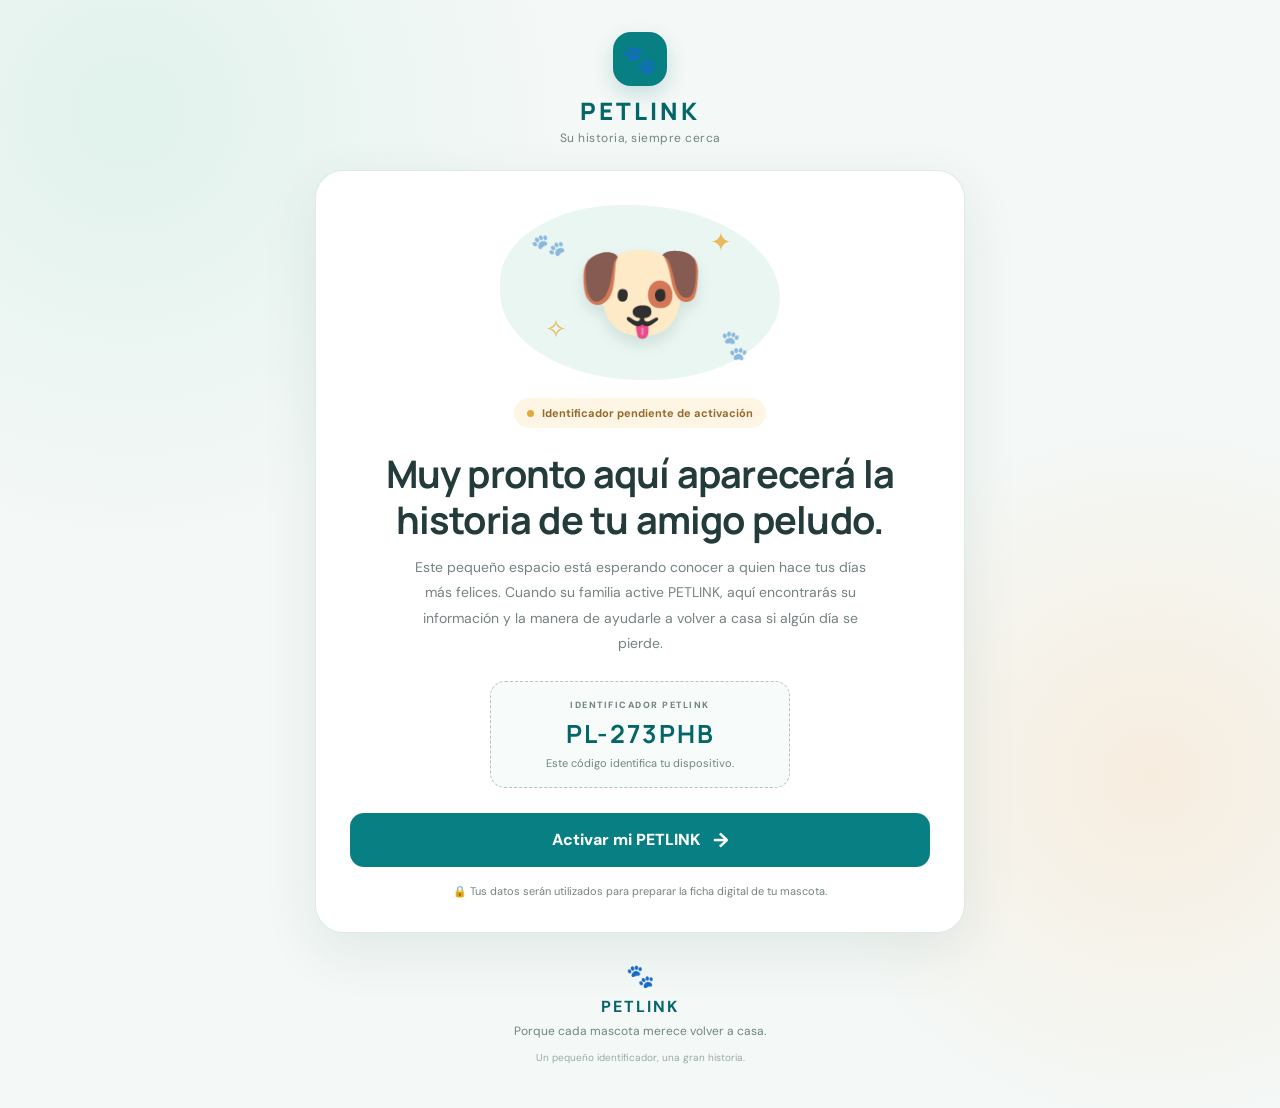
<file: PL-273PHB/index.html>
<!DOCTYPE html>
<html lang="es">
<head>
  <meta charset="UTF-8">
  <meta name="viewport" content="width=device-width, initial-scale=1.0">
  <meta name="theme-color" content="#087f83">
  <meta name="description" content="Activa tu PETLINK y crea la ficha digital de tu mascota.">

  <title>Activa tu PETLINK</title>

  <link rel="preconnect" href="https://fonts.googleapis.com">
  <link rel="preconnect" href="https://fonts.gstatic.com" crossorigin>
  <link href="https://fonts.googleapis.com/css2?family=DM+Sans:wght@400;500;600;700;800&family=Manrope:wght@400;500;600;700;800&display=swap" rel="stylesheet">

  <link rel="stylesheet" href="styles.css">
</head>
<body>

  <main class="page">

    <header class="brand">
      <div class="brand-icon">🐾</div>
      <div class="brand-name">PETLINK</div>
      <div class="brand-caption">Su historia, siempre cerca</div>
    </header>

    <section class="hero">
      <div class="hero-illustration" aria-hidden="true">
        <div class="paw paw-one">🐾</div>
        <div class="pet-emoji">🐶</div>
        <div class="paw paw-two">🐾</div>
        <div class="sparkle sparkle-one">✦</div>
        <div class="sparkle sparkle-two">✧</div>
      </div>

      <span class="status-pill">
        <span class="status-dot"></span>
        Identificador pendiente de activación
      </span>

      <h1>Muy pronto aquí aparecerá la historia de tu amigo peludo.</h1>

      <p class="hero-description">
        Este pequeño espacio está esperando conocer a quien hace tus días
        más felices. Cuando su familia active PETLINK, aquí encontrarás
        su información y la manera de ayudarle a volver a casa si algún
        día se pierde.
      </p>

      <div class="device-card">
        <span class="device-label">IDENTIFICADOR PETLINK</span>
        <strong id="deviceId">PL-7K9M2X</strong>
        <span class="device-help">Este código identifica tu dispositivo.</span>
      </div>

      <button class="primary-button" id="openForm">
        Activar mi PETLINK <span>→</span>
      </button>

      <p class="privacy-note">
        🔒 Tus datos serán utilizados para preparar la ficha digital de tu mascota.
      </p>
    </section>

    <section class="form-section" id="activationSection" hidden>

      <div class="form-heading">
        <span class="eyebrow">UN ESPACIO PARA SU HISTORIA</span>
        <h2>Conozcamos a tu mascota</h2>
        <p>
          Cuéntanos un poquito sobre ella. Con esta información prepararemos
          su ficha digital para que pueda ser reconocida y regresar a casa.
        </p>
      </div>

      <form id="activationForm">

        <div class="form-device">
          <span>Tu identificador</span>
          <strong id="formDeviceId">PL-7K9M2X</strong>
        </div>

        <div class="form-group">
          <label for="petName">¿Cómo se llama tu mascota? *</label>
          <input type="text" id="petName" name="petName"
                 placeholder="Ej. Max" maxlength="60" required>
        </div>

        <div class="form-grid">

          <div class="form-group">
            <label for="breed">Raza</label>
            <input type="text" id="breed" name="breed"
                   placeholder="Ej. Labrador, mestizo...">
          </div>

          <div class="form-group">
            <label for="sex">Sexo</label>
            <select id="sex" name="sex">
              <option value="">Seleccionar</option>
              <option value="Macho">Macho</option>
              <option value="Hembra">Hembra</option>
              <option value="No especificado">Prefiero no especificar</option>
            </select>
          </div>

        </div>

        <div class="section-divider">
          <span>Fecha de nacimiento</span>
        </div>

        <p class="field-instruction">
          Si conoces la fecha exacta, indícala. Si no, puedes proporcionar
          solamente el año aproximado.
        </p>

        <div class="form-grid">

          <div class="form-group">
            <label for="birthDate">Fecha de nacimiento</label>
            <input type="date" id="birthDate" name="birthDate">
          </div>

          <div class="form-group">
            <label for="birthYear">O solamente el año</label>
            <input type="number" id="birthYear" name="birthYear"
                   placeholder="Ej. 2022" min="1990" max="2026">
          </div>

        </div>

        <div class="form-group">
          <label for="photoInfo">Fotografía de tu mascota</label>
          <div class="photo-notice">
            <span class="photo-notice-icon">📷</span>
            <div>
              <strong>¡Queremos conocer su carita!</strong>
              <p>
                Después de enviar este formulario, adjunta una fotografía
                de tu mascota directamente en el chat de WhatsApp.
              </p>
            </div>
          </div>
        </div>

        <div class="section-divider">
          <span>Su personalidad</span>
        </div>

        <div class="form-group">
          <label for="message">Un mensaje sobre tu mascota</label>
          <textarea id="message" name="message" rows="3"
            placeholder="Ej. Soy juguetón, cariñoso y me encanta correr..."></textarea>
        </div>

        <div class="form-group">
          <label for="familyMessage">Un mensaje de su familia</label>
          <textarea id="familyMessage" name="familyMessage" rows="3"
            placeholder="Ej. Es parte de nuestra familia. Si me encuentras, por favor ayúdame a regresar a casa."></textarea>
        </div>

        <div class="section-divider">
          <span>Salud y cuidados importantes</span>
        </div>

        <div class="form-group">
          <label for="allergies">Alergias</label>
          <textarea id="allergies" name="allergies" rows="2"
            placeholder="Indica si tiene alergias o escribe Ninguna conocida."></textarea>
        </div>

        <div class="form-group">
          <label for="medication">Medicamentos y tratamientos</label>
          <textarea id="medication" name="medication" rows="3"
            placeholder="Medicamento, dosis, frecuencia u otras indicaciones. Si no toma medicamentos, escribe Ninguno."></textarea>
        </div>

        <div class="form-group">
          <label for="vaccination">Vacunación</label>
          <textarea id="vaccination" name="vaccination" rows="3"
            placeholder="Vacunas aplicadas, fechas o si tiene su esquema de vacunación al corriente."></textarea>
        </div>

        <div class="form-group">
          <label for="sterilized">¿Está esterilizada o castrado?</label>
          <select id="sterilized" name="sterilized">
            <option value="">Seleccionar</option>
            <option value="Sí">Sí</option>
            <option value="No">No</option>
            <option value="No lo sé">No lo sé</option>
          </select>
        </div>

        <div class="section-divider">
          <span>Su persona de contacto</span>
        </div>

        <div class="form-group">
          <label for="contactName">Nombre del responsable *</label>
          <input type="text" id="contactName" name="contactName"
                 placeholder="Nombre de la persona responsable"
                 maxlength="100" required>
        </div>

        <div class="form-group">
          <label for="contactNote">Nota para quien encuentre a tu mascota</label>
          <textarea id="contactNote" name="contactNote" rows="2"
            placeholder="Ej. Por favor, no intentes perseguirlo. Es tímido."></textarea>
        </div>

        <div class="form-group">
          <label for="contactWhatsapp">WhatsApp de contacto</label>
          <input type="tel" id="contactWhatsapp" name="contactWhatsapp"
                 inputmode="numeric" placeholder="10 dígitos"
                 maxlength="10">
          <small>
            Este número aparecerá en la ficha digital para que puedan
            comunicarse contigo si encuentran a tu mascota.
          </small>
        </div>

        <div class="consent-box">
          <label class="consent-option">
            <input type="checkbox" id="privacyConsent" required>
            <span>
              Acepto que PETLINK utilice los datos proporcionados para
              preparar la ficha digital de mi mascota y que la información
              de contacto indicada se muestre en dicha ficha. *
            </span>
          </label>
        </div>

        <div class="form-actions">

          <button type="submit" class="primary-button submit-button">
            Enviar datos por WhatsApp <span>→</span>
          </button>

          <p class="form-footnote">
            Se abrirá WhatsApp con tus respuestas preparadas. Solo tendrás
            que enviar el mensaje y adjuntar la fotografía de tu mascota.
          </p>

          <button type="button" class="back-button" id="backToHome">
            Volver a la página anterior
          </button>

        </div>

      </form>
    </section>

    <footer class="footer">
      <div class="footer-paw">🐾</div>
      <strong>PETLINK</strong>
      <p>Porque cada mascota merece volver a casa.</p>
      <span>Un pequeño identificador, una gran historia.</span>
    </footer>

  </main>

  <script src="config.js"></script>
  <script src="app.js"></script>
</body>
</html>
</file>
<file: PL-273PHB/styles.css>
:root {
  --primary: #087f83;
  --primary-dark: #05666a;
  --primary-light: #e8f6f4;
  --ink: #243b3b;
  --muted: #738383;
  --background: #f4f8f6;
  --white: #ffffff;
  --border: #e2eae7;
  --gold: #e9b95e;
  --shadow: 0 18px 55px rgba(26, 75, 72, .09);
}

* {
  box-sizing: border-box;
}

[hidden] {
  display: none !important;
}

body {
  margin: 0;
  padding: 32px 16px;
  background:
    radial-gradient(circle at 10% 10%, #e1f2ed 0, transparent 28%),
    radial-gradient(circle at 90% 70%, #f7eddf 0, transparent 25%),
    var(--background);
  color: var(--ink);
  font-family: "DM Sans", sans-serif;
}

button, input, textarea, select {
  font: inherit;
}

.page {
  width: 100%;
  max-width: 650px;
  margin: auto;
}

.brand {
  text-align: center;
  margin-bottom: 24px;
}

.brand-icon {
  width: 54px;
  height: 54px;
  margin: 0 auto 8px;
  display: grid;
  place-items: center;
  border-radius: 18px;
  background: var(--primary);
  color: white;
  font-size: 27px;
  box-shadow: 0 8px 20px rgba(8, 127, 131, .2);
}

.brand-name {
  font-family: "Manrope", sans-serif;
  font-size: 24px;
  font-weight: 800;
  letter-spacing: 3px;
  color: var(--primary-dark);
}

.brand-caption {
  margin-top: 3px;
  color: var(--muted);
  font-size: 12px;
  letter-spacing: .5px;
}

.hero, .form-section {
  background: var(--white);
  border: 1px solid rgba(220, 232, 227, .9);
  border-radius: 28px;
  padding: 34px;
  box-shadow: var(--shadow);
}

.hero {
  text-align: center;
}

.hero-illustration {
  position: relative;
  height: 175px;
  max-width: 280px;
  margin: 0 auto 18px;
  display: grid;
  place-items: center;
  border-radius: 45% 55% 48% 52%;
  background: #eaf6f1;
}

.pet-emoji {
  font-size: 105px;
  filter: drop-shadow(0 8px 7px rgba(25, 80, 70, .12));
}

.paw {
  position: absolute;
  font-size: 26px;
  opacity: .45;
}

.paw-one {
  top: 23px;
  left: 32px;
  transform: rotate(-20deg);
}

.paw-two {
  bottom: 18px;
  right: 30px;
  transform: rotate(20deg);
}

.sparkle {
  position: absolute;
  color: var(--gold);
  font-size: 26px;
}

.sparkle-one {
  top: 20px;
  right: 48px;
}

.sparkle-two {
  bottom: 34px;
  left: 45px;
}

.status-pill {
  display: inline-flex;
  align-items: center;
  gap: 8px;
  padding: 8px 13px;
  border-radius: 50px;
  background: #fff5e5;
  color: #956b2d;
  font-size: 11px;
  font-weight: 700;
}

.status-dot {
  width: 7px;
  height: 7px;
  border-radius: 50%;
  background: #e3a83e;
}

h1, h2 {
  font-family: "Manrope", sans-serif;
  letter-spacing: -.8px;
}

h1 {
  max-width: 510px;
  margin: 23px auto 13px;
  font-size: clamp(27px, 5vw, 38px);
  line-height: 1.2;
}

.hero-description {
  max-width: 475px;
  margin: 0 auto;
  color: var(--muted);
  font-size: 14px;
  line-height: 1.8;
}

.device-card {
  margin: 25px auto;
  padding: 17px;
  max-width: 300px;
  border: 1px dashed #a7c9c1;
  border-radius: 15px;
  background: #f7fbf9;
  display: flex;
  flex-direction: column;
  gap: 5px;
}

.device-label {
  color: var(--muted);
  font-size: 9px;
  font-weight: 800;
  letter-spacing: 1.5px;
}

.device-card strong {
  font-family: "Manrope", sans-serif;
  color: var(--primary-dark);
  font-size: 25px;
  letter-spacing: 2px;
}

.device-help {
  color: var(--muted);
  font-size: 11px;
}

.primary-button {
  width: 100%;
  min-height: 54px;
  border: 0;
  border-radius: 14px;
  padding: 14px 20px;
  background: var(--primary);
  color: white;
  font-weight: 800;
  cursor: pointer;
  display: flex;
  align-items: center;
  justify-content: center;
  gap: 12px;
  transition: background .2s, transform .2s;
}

.primary-button:hover {
  background: var(--primary-dark);
  transform: translateY(-2px);
}

.primary-button span {
  font-size: 20px;
}

.privacy-note {
  margin: 17px 0 0;
  color: var(--muted);
  font-size: 11px;
}

.form-section {
  margin-top: 20px;
}

.form-heading {
  margin-bottom: 25px;
}

.eyebrow {
  color: var(--primary);
  font-size: 10px;
  font-weight: 800;
  letter-spacing: 1.6px;
}

.form-heading h2 {
  margin: 9px 0;
  font-size: 29px;
}

.form-heading p {
  margin: 0;
  color: var(--muted);
  font-size: 13px;
  line-height: 1.7;
}

.form-device {
  display: flex;
  justify-content: space-between;
  align-items: center;
  padding: 13px 15px;
  margin-bottom: 24px;
  background: var(--primary-light);
  border-radius: 12px;
  font-size: 12px;
  color: var(--primary-dark);
}

.form-device strong {
  letter-spacing: 1px;
}

.form-group {
  margin-bottom: 18px;
}

.form-group label {
  display: block;
  margin-bottom: 8px;
  font-size: 12px;
  font-weight: 700;
}

.form-group input,
.form-group textarea,
.form-group select {
  width: 100%;
  border: 1px solid var(--border);
  outline: none;
  border-radius: 11px;
  padding: 13px 14px;
  color: var(--ink);
  background: #fbfdfc;
  font-size: 13px;
  transition: border .2s, box-shadow .2s;
}

.form-group input:focus,
.form-group textarea:focus,
.form-group select:focus {
  border-color: var(--primary);
  box-shadow: 0 0 0 3px rgba(8, 127, 131, .1);
}

.form-group textarea {
  resize: vertical;
  min-height: 75px;
  line-height: 1.6;
}

.form-group small {
  display: block;
  margin-top: 7px;
  color: var(--muted);
  font-size: 11px;
  line-height: 1.5;
}

.form-grid {
  display: grid;
  grid-template-columns: 1fr 1fr;
  gap: 0 13px;
}

.file-upload {
  position: relative;
  min-height: 115px;
  border: 1.5px dashed #a7c9c1;
  border-radius: 14px;
  background: #f7fbf9;
  display: flex;
  flex-direction: column;
  align-items: center;
  justify-content: center;
  gap: 5px;
  padding: 16px;
  text-align: center;
}

.file-upload input {
  position: absolute;
  inset: 0;
  width: 100%;
  height: 100%;
  opacity: 0;
  cursor: pointer;
}

.file-icon {
  font-size: 24px;
}

.file-title {
  font-size: 12px;
  font-weight: 800;
  color: var(--primary-dark);
}

.file-description {
  font-size: 10px;
  color: var(--muted);
  max-width: 100%;
  overflow-wrap: anywhere;
}

.section-divider {
  display: flex;
  align-items: center;
  gap: 12px;
  margin: 28px 0 20px;
  color: var(--primary-dark);
  font-size: 12px;
  font-weight: 800;
}

.section-divider::after {
  content: "";
  flex: 1;
  height: 1px;
  background: var(--border);
}

.consent-option {
  display: flex;
  align-items: flex-start;
  gap: 10px;
  color: #647675;
  font-size: 11px;
  line-height: 1.6;
  cursor: pointer;
}

.consent-option input {
  flex: 0 0 auto;
  margin-top: 2px;
  accent-color: var(--primary);
}

.consent-box {
  margin: 22px 0;
  padding: 15px;
  background: #f2f8f5;
  border-radius: 12px;
}

.form-actions {
  margin-top: 25px;
}

.form-footnote {
  color: var(--muted);
  font-size: 11px;
  line-height: 1.6;
  text-align: center;
}

.back-button {
  display: block;
  margin: 17px auto 0;
  padding: 8px;
  border: 0;
  background: transparent;
  color: var(--primary-dark);
  font-size: 12px;
  font-weight: 700;
  cursor: pointer;
}

.footer {
  text-align: center;
  padding: 28px 10px 10px;
}

.footer-paw {
  font-size: 23px;
  margin-bottom: 5px;
}

.footer strong {
  color: var(--primary-dark);
  letter-spacing: 2px;
}

.footer p {
  margin: 6px 0;
  color: var(--muted);
  font-size: 12px;
}

.footer span {
  color: #9aa9a4;
  font-size: 10px;
}

@media (max-width: 520px) {
  body {
    padding: 20px 12px;
  }

  .hero, .form-section {
    padding: 25px 19px;
    border-radius: 22px;
  }

  .hero-illustration {
    height: 150px;
    max-width: 240px;
  }

  .pet-emoji {
    font-size: 90px;
  }

  .form-grid {
    grid-template-columns: 1fr;
    gap: 0;
  }

  .form-heading h2 {
    font-size: 25px;
  }

  .field-instruction {
    margin: -10px 0 18px;
    color: var(--muted);
    font-size: 12px;
    line-height: 1.6;
  }

  .photo-notice {
    display: flex;
    align-items: flex-start;
    gap: 13px;
    padding: 16px;
    border: 1px dashed #a7c9c1;
    border-radius: 14px;
    background: #f2f8f5;
  }

  .photo-notice-icon {
    font-size: 28px;
    flex-shrink: 0;
  }

  .photo-notice strong {
    display: block;
    color: var(--primary-dark);
    font-size: 12px;
    margin-bottom: 5px;
  }

  .photo-notice p {
    margin: 0;
    color: var(--muted);
    font-size: 11px;
    line-height: 1.6;
  }
}
</file>
